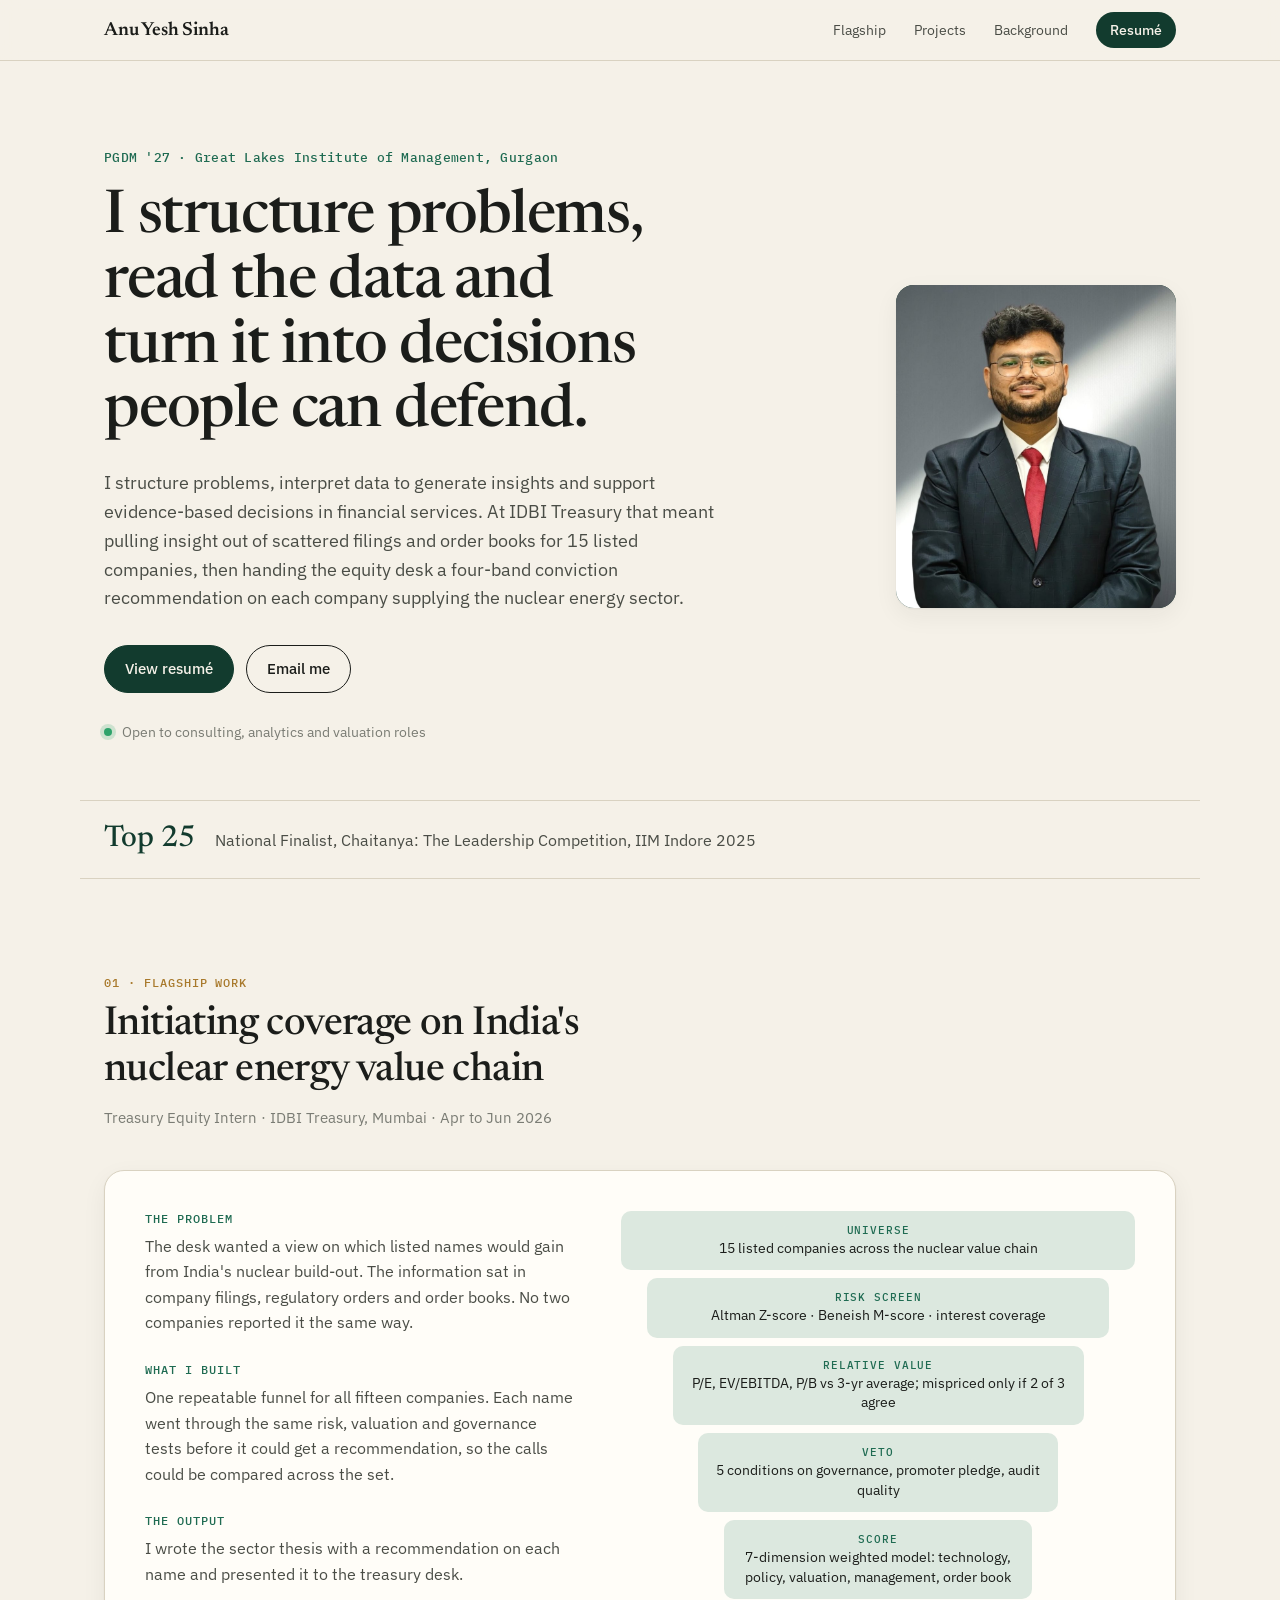
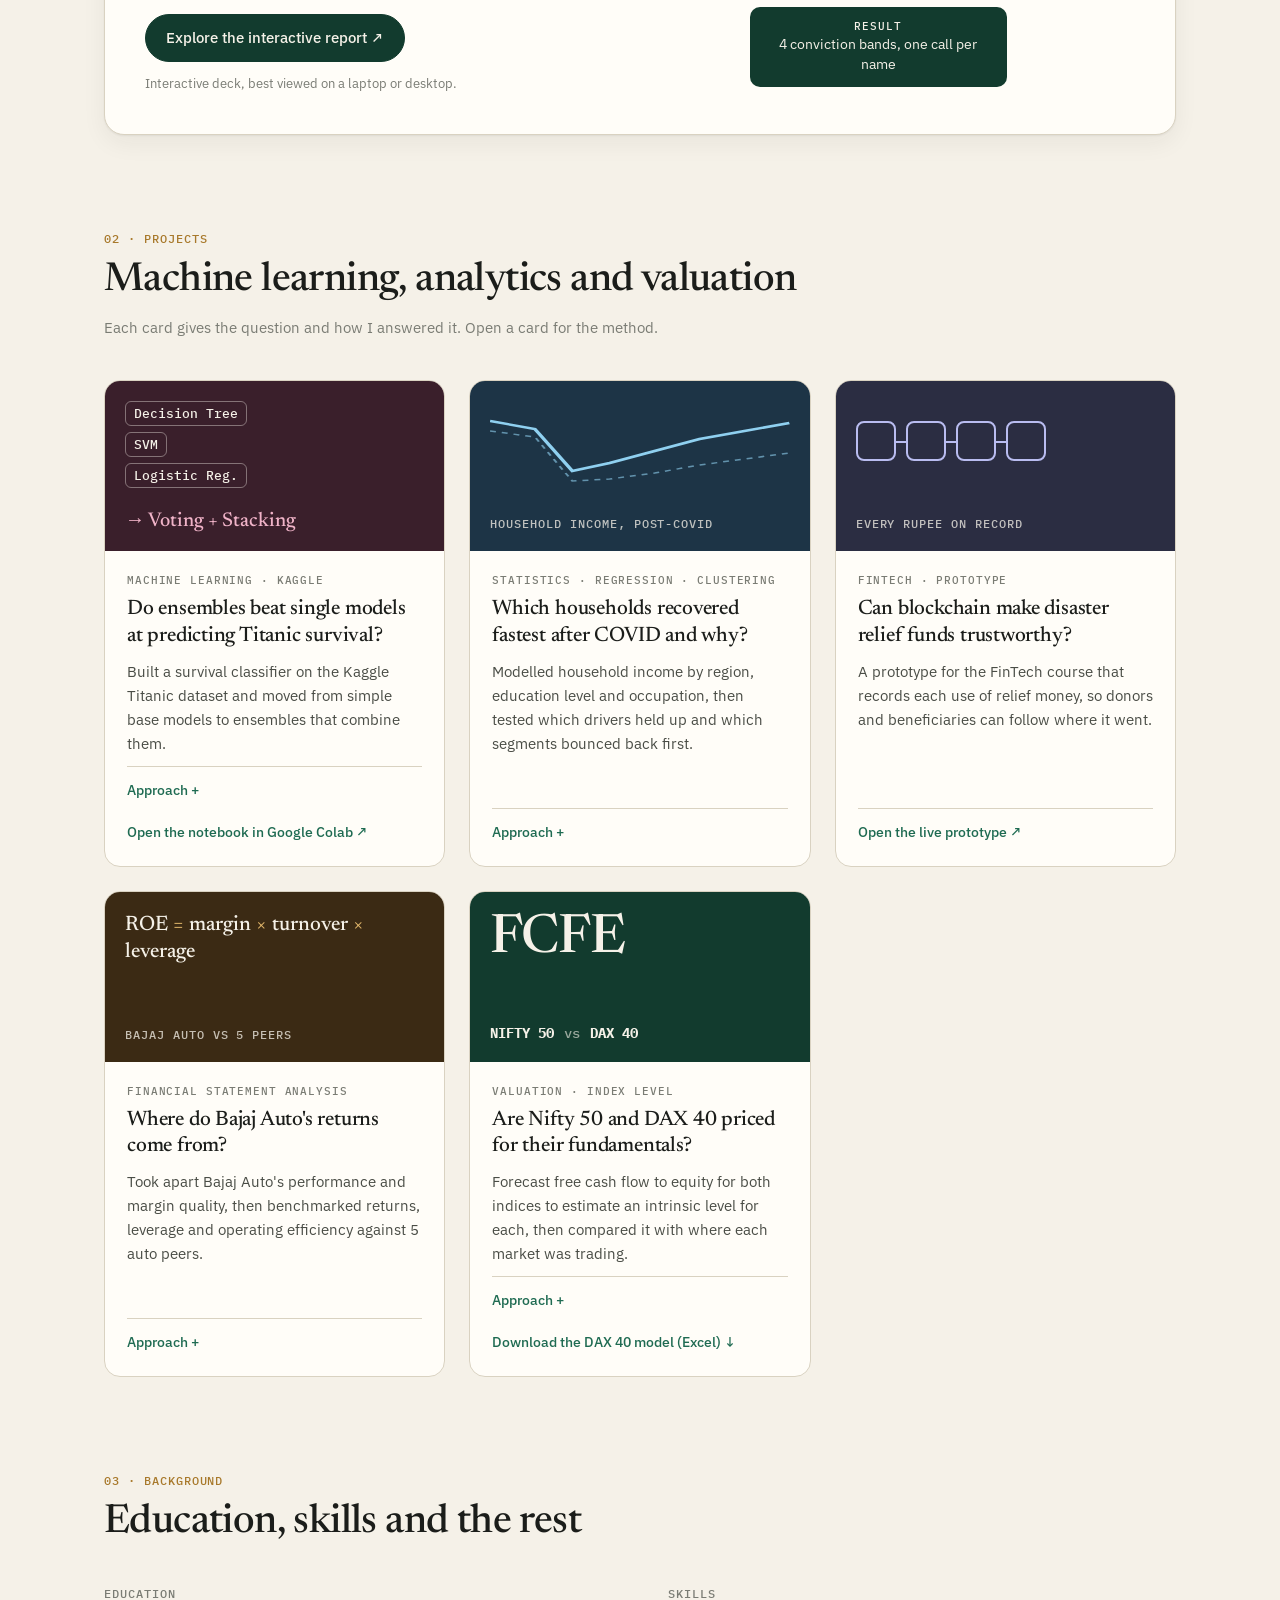
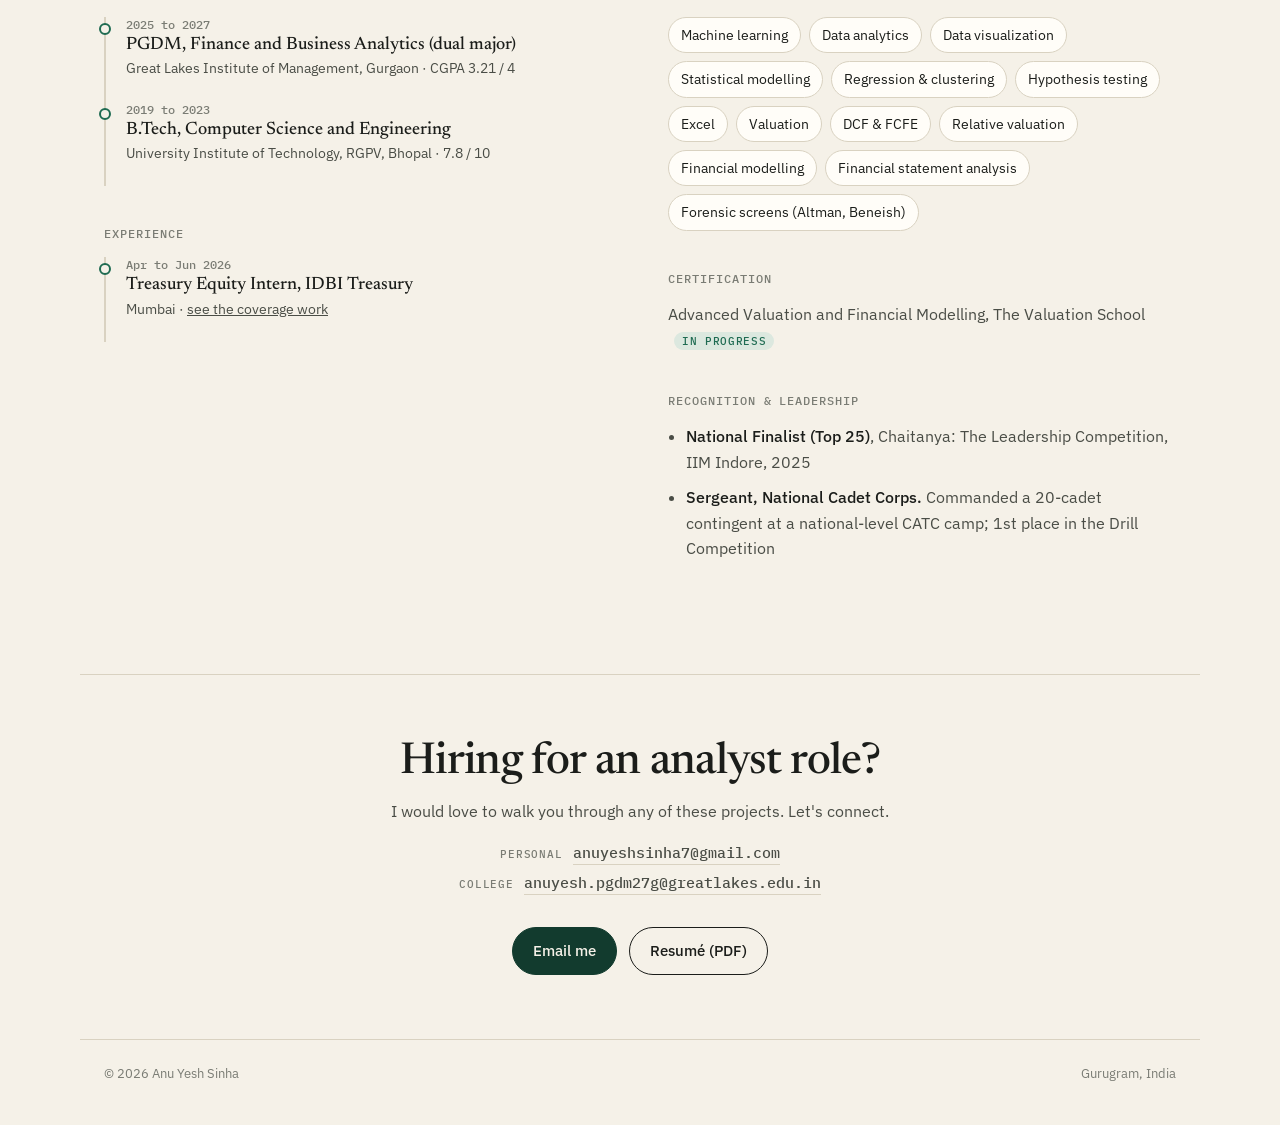
<file: index.html>
<!doctype html>
<html lang="en">
<head>
  <meta charset="utf-8">
  <meta name="viewport" content="width=device-width, initial-scale=1">
  <title>Anu Yesh Sinha · Valuation &amp; Equity Research</title>
  <meta name="description" content="Portfolio of Anu Yesh Sinha, PGDM Great Lakes Gurgaon 2027. Valuation, equity research and analytics work, including 15-company coverage of India's nuclear energy value chain at IDBI Treasury.">
  <meta property="og:title" content="Anu Yesh Sinha · Valuation & Equity Research">
  <meta property="og:description" content="Valuation, equity research and analytics work by a PGDM '27 candidate at Great Lakes Gurgaon.">
  <meta property="og:type" content="website">
  <link rel="preconnect" href="https://fonts.googleapis.com">
  <link rel="preconnect" href="https://fonts.gstatic.com" crossorigin>
  <link href="https://fonts.googleapis.com/css2?family=Newsreader:opsz,wght@6..72,400;6..72,500;6..72,600&family=IBM+Plex+Sans:wght@400;500;600&family=IBM+Plex+Mono:wght@400;500&display=swap" rel="stylesheet">
  <link rel="stylesheet" href="styles.css">
  <link rel="icon" href="data:image/svg+xml,<svg xmlns='http://www.w3.org/2000/svg' viewBox='0 0 64 64'><rect width='64' height='64' rx='12' fill='%23123b2e'/><text x='50%' y='56%' text-anchor='middle' dominant-baseline='middle' font-family='Georgia,serif' font-size='30' fill='%23f4efe4'>AS</text></svg>">
</head>
<body>

<header class="nav">
  <div class="wrap nav-inner">
    <a class="brand" href="#top">Anu Yesh Sinha</a>
    <button class="nav-toggle" aria-expanded="false" aria-controls="nav-links">Menu</button>
    <nav id="nav-links" class="nav-links">
      <a href="#flagship">Flagship</a>
      <a href="#projects">Projects</a>
      <a href="#writing">Writing</a>
      <a href="#background">Background</a>
      <a class="nav-cta" href="assets/Anu-Yesh-Sinha-Resume.pdf" target="_blank" rel="noopener">Resum&eacute;</a>
    </nav>
  </div>
</header>

<main id="top">

  <!-- HERO -->
  <section class="hero wrap">
    <div class="hero-text">
      <p class="eyebrow">PGDM '27 · Great Lakes Institute of Management, Gurgaon</p>
      <h1>I structure problems, read the data and turn it into decisions people can defend.</h1>
      <p class="lede">I structure problems, interpret data to generate insights and support evidence-based decisions in financial services. At IDBI Treasury that meant pulling insight out of scattered filings and order books for 15 listed companies, then handing the equity desk a four-band conviction recommendation on each company supplying the nuclear energy sector.</p>
      <div class="cta-row">
        <a class="btn btn-primary" href="assets/Anu-Yesh-Sinha-Resume.pdf" target="_blank" rel="noopener">View resum&eacute;</a>
        <a class="btn" data-link="linkedin" href="#" target="_blank" rel="noopener">LinkedIn</a>
        <a class="btn" data-link="email" href="#">Email me</a>
      </div>
      <p class="status"><span class="dot" aria-hidden="true"></span>Open to consulting, analytics and valuation roles</p>
    </div>
    <figure class="portrait">
      <picture>
        <source media="(max-width: 720px)" srcset="assets/photo-square.jpg?v=4">
        <img src="assets/photo.jpg?v=4" alt="Anu Yesh Sinha" width="866" height="1000" onerror="this.remove()">
      </picture>
      <span class="monogram" aria-hidden="true">AS</span>
    </figure>
  </section>

  <section class="ticker wrap" aria-label="Highlight">
    <div class="tick"><span class="num">Top 25</span><span class="lbl">National Finalist, Chaitanya: The Leadership Competition, IIM Indore 2025</span></div>
  </section>

  <!-- FLAGSHIP -->
  <section id="flagship" class="section wrap">
    <div class="section-head">
      <p class="kicker" data-sec="Flagship work"></p>
      <h2>Initiating coverage on India's nuclear energy value chain</h2>
      <p class="meta">Treasury Equity Intern · IDBI Treasury, Mumbai · Apr to Jun 2026</p>
    </div>

    <div class="flagship reveal">
      <div class="brief">
        <div class="brief-block">
          <h3>The problem</h3>
          <p>The desk wanted a view on which listed names would gain from India's nuclear build-out. The information sat in company filings, regulatory orders and order books. No two companies reported it the same way.</p>
        </div>
        <div class="brief-block">
          <h3>What I built</h3>
          <p>One repeatable funnel for all fifteen companies. Each name went through the same risk, valuation and governance tests before it could get a recommendation, so the calls could be compared across the set.</p>
        </div>
        <div class="brief-block">
          <h3>The output</h3>
          <p>I wrote the sector thesis with a recommendation on each name and presented it to the treasury desk.</p>
        </div>
        <a class="btn btn-primary report-btn" data-link="internship_report" href="#" target="_blank" rel="noopener">Explore the interactive report ↗</a>
        <p class="report-note" data-show-with="internship_report">Interactive deck, best viewed on a laptop or desktop.</p>
      </div>

      <ol class="funnel" aria-label="Coverage funnel">
        <li style="--w:100%">
          <span class="step">Universe</span>
          <span class="what">15 listed companies across the nuclear value chain</span>
        </li>
        <li style="--w:90%">
          <span class="step">Risk screen</span>
          <span class="what">Altman Z-score · Beneish M-score · interest coverage</span>
        </li>
        <li style="--w:80%">
          <span class="step">Relative value</span>
          <span class="what">P/E, EV/EBITDA, P/B vs 3-yr average; mispriced only if 2 of 3 agree</span>
        </li>
        <li style="--w:70%">
          <span class="step">Veto</span>
          <span class="what">5 conditions on governance, promoter pledge, audit quality</span>
        </li>
        <li style="--w:60%">
          <span class="step">Score</span>
          <span class="what">7-dimension weighted model: technology, policy, valuation, management, order book</span>
        </li>
        <li style="--w:50%" class="funnel-end">
          <span class="step">Result</span>
          <span class="what">4 conviction bands, one call per name</span>
        </li>
      </ol>
    </div>
  </section>

  <!-- PROJECTS -->
  <section id="projects" class="section wrap">
    <div class="section-head">
      <p class="kicker" data-sec="Projects"></p>
      <h2>Machine learning, analytics and valuation</h2>
      <p class="meta">Each card gives the question and how I answered it. Open a card for the method.</p>
    </div>

    <div class="grid">

      <article class="card reveal">
        <div class="cover cover-ml" aria-hidden="true">
          <span class="c-stack">
            <span>Decision Tree</span><span>SVM</span><span>Logistic Reg.</span>
          </span>
          <span class="c-arrow">→ Voting + Stacking</span>
        </div>
        <div class="card-body">
          <p class="tags">Machine learning · Kaggle</p>
          <h3>Do ensembles beat single models at predicting Titanic survival?</h3>
          <p>Built a survival classifier on the Kaggle Titanic dataset and moved from simple base models to ensembles that combine them.</p>
          <details>
            <summary>Approach</summary>
            <ul>
              <li>EDA on passenger features</li>
              <li>Base models: Decision Tree, Support Vector Machine, Logistic Regression</li>
              <li>Voting Classifier and a stacking ensemble with a meta-learner</li>
              <li>Hyperparameter tuning on one base model</li>
            </ul>
          </details>
          <a class="text-link" data-link="titanic_notebook" href="#" target="_blank" rel="noopener">Open the notebook in Google Colab ↗</a>
        </div>
      </article>

      <article class="card reveal">
        <div class="cover cover-income" aria-hidden="true">
          <svg viewBox="0 0 200 90" preserveAspectRatio="none">
            <polyline points="0,20 30,28 55,70 80,62 110,50 140,38 170,30 200,22" fill="none" stroke="currentColor" stroke-width="2.5"/>
            <polyline points="0,30 30,36 55,80 80,78 110,72 140,64 170,58 200,52" fill="none" stroke="currentColor" stroke-width="1.5" stroke-dasharray="4 4" opacity=".6"/>
          </svg>
          <span class="c-sub">Household income, post-COVID</span>
        </div>
        <div class="card-body">
          <p class="tags">Statistics · Regression · Clustering</p>
          <h3>Which households recovered fastest after COVID and why?</h3>
          <p>Modelled household income by region, education level and occupation, then tested which drivers held up and which segments bounced back first.</p>
          <details>
            <summary>Approach</summary>
            <ul>
              <li>Regression to estimate the effect of each driver on income</li>
              <li>Clustering to group households with similar recovery paths</li>
              <li>Hypothesis testing to check which effects were real</li>
            </ul>
          </details>
        </div>
      </article>

      <article class="card reveal">
        <div class="cover cover-chain" aria-hidden="true">
          <span class="blocks"><i></i><i></i><i></i><i></i></span>
          <span class="c-sub">Every rupee on record</span>
        </div>
        <div class="card-body">
          <p class="tags">FinTech · Prototype</p>
          <h3>Can blockchain make disaster relief funds trustworthy?</h3>
          <p>A prototype for the FinTech course that records each use of relief money, so donors and beneficiaries can follow where it went.</p>
          <a class="text-link" href="reliefchain/" target="_blank" rel="noopener">Open the live prototype ↗</a>
        </div>
      </article>

      <article class="card reveal">
        <div class="cover cover-dupont" aria-hidden="true">
          <span class="c-eq">ROE <em>=</em> margin <em>×</em> turnover <em>×</em> leverage</span>
          <span class="c-sub">Bajaj Auto vs 5 peers</span>
        </div>
        <div class="card-body">
          <p class="tags">Financial statement analysis</p>
          <h3>Where do Bajaj Auto's returns come from?</h3>
          <p>Took apart Bajaj Auto's performance and margin quality, then benchmarked returns, leverage and operating efficiency against 5 auto peers.</p>
          <details>
            <summary>Approach</summary>
            <ul>
              <li>Ratio analysis across profitability, efficiency and leverage</li>
              <li>DuPont decomposition to split ROE into its drivers</li>
              <li>Horizontal and vertical review of the statements over time</li>
            </ul>
          </details>
        </div>
      </article>

      <article class="card reveal">
        <div class="cover cover-fcfe" aria-hidden="true">
          <span class="c-big">FCFE</span>
          <span class="c-row"><b>NIFTY 50</b><i>vs</i><b>DAX 40</b></span>
        </div>
        <div class="card-body">
          <p class="tags">Valuation · Index level</p>
          <h3>Are Nifty 50 and DAX 40 priced for their fundamentals?</h3>
          <p>Forecast free cash flow to equity for both indices to estimate an intrinsic level for each, then compared it with where each market was trading.</p>
          <details>
            <summary>Approach</summary>
            <ul>
              <li>Built FCFE forecasts at index level for India and Germany</li>
              <li>Discounted to an intrinsic index value for each market</li>
              <li>Compared intrinsic and market levels to judge relative pricing</li>
            </ul>
          </details>
          <a class="text-link" data-link="dax_model" href="#" download>Download the DAX 40 model (Excel) ↓</a>
        </div>
      </article>

    </div>
  </section>

  <!-- WRITING -->
  <section id="writing" class="section wrap">
    <div class="section-head">
      <p class="kicker" data-sec="Writing"></p>
      <h2>Explainers I publish on LinkedIn</h2>
      <p class="meta">Short visual breakdowns of topics I was trying to understand myself.</p>
    </div>
    <div class="posts">
      <a class="post reveal" data-link="post_zero_price" href="#" target="_blank" rel="noopener">
        <span class="post-num">₹0</span>
        <span class="post-title">The story behind ₹0 electricity prices</span>
        <span class="post-desc">Why power briefly cleared at zero a unit on the exchange.</span>
        <span class="post-go">Read the carousel ↗</span>
      </a>
      <a class="post reveal" data-link="post_hydrogen" href="#" target="_blank" rel="noopener">
        <span class="post-num">H₂</span>
        <span class="post-title">From excess electricity to green hydrogen</span>
        <span class="post-desc">How the BHEL-BARC electrolyser deal fits India's green hydrogen push.</span>
        <span class="post-go">Read the carousel ↗</span>
      </a>
      <a class="post reveal" data-link="post_ketan" href="#" target="_blank" rel="noopener">
        <span class="post-num">2001</span>
        <span class="post-title">What happened in the Ketan Parekh scam</span>
        <span class="post-desc">The mechanics of the fraud, laid out step by step.</span>
        <span class="post-go">Read the carousel ↗</span>
      </a>
    </div>
  </section>

  <!-- BACKGROUND -->
  <section id="background" class="section wrap">
    <div class="section-head">
      <p class="kicker" data-sec="Background"></p>
      <h2>Education, skills and the rest</h2>
    </div>

    <div class="bg-grid">
      <div class="bg-col">
        <h3 class="col-title">Education</h3>
        <ul class="timeline">
          <li>
            <span class="t-when">2025 to 2027</span>
            <span class="t-what">PGDM, Finance and Business Analytics (dual major)</span>
            <span class="t-where">Great Lakes Institute of Management, Gurgaon · CGPA 3.21 / 4</span>
          </li>
          <li>
            <span class="t-when">2019 to 2023</span>
            <span class="t-what">B.Tech, Computer Science and Engineering</span>
            <span class="t-where">University Institute of Technology, RGPV, Bhopal · 7.8 / 10</span>
          </li>
        </ul>

        <h3 class="col-title">Experience</h3>
        <ul class="timeline">
          <li>
            <span class="t-when">Apr to Jun 2026</span>
            <span class="t-what">Treasury Equity Intern, IDBI Treasury</span>
            <span class="t-where">Mumbai · <a href="#flagship">see the coverage work</a></span>
          </li>
        </ul>
      </div>

      <div class="bg-col">
        <h3 class="col-title">Skills</h3>
        <ul class="chips">
          <li>Machine learning</li><li>Data analytics</li><li>Data visualization</li><li>Statistical modelling</li>
          <li>Regression &amp; clustering</li><li>Hypothesis testing</li><li>Excel</li>
          <li>Valuation</li><li>DCF &amp; FCFE</li><li>Relative valuation</li><li>Financial modelling</li>
          <li>Financial statement analysis</li><li>Forensic screens (Altman, Beneish)</li>
        </ul>

        <h3 class="col-title">Certification</h3>
        <p class="plain">Advanced Valuation and Financial Modelling, The Valuation School <span class="pill">In progress</span></p>

        <h3 class="col-title">Recognition &amp; leadership</h3>
        <ul class="plain-list">
          <li><b>National Finalist (Top 25)</b>, Chaitanya: The Leadership Competition, IIM Indore, 2025</li>
          <li><b>Sergeant, National Cadet Corps.</b> Commanded a 20-cadet contingent at a national-level CATC camp; 1st place in the Drill Competition</li>
        </ul>
      </div>
    </div>
  </section>

  <section class="contact wrap">
    <h2>Hiring for an analyst role?</h2>
    <p>I would love to walk you through any of these projects. Let's connect.</p>
    <div class="email-lines">
      <p class="email-line"><span class="email-label">Personal</span> <a class="email-text" href="mailto:anuyeshsinha7@gmail.com">anuyeshsinha7@gmail.com</a></p>
      <p class="email-line"><span class="email-label">College</span> <a class="email-text" href="mailto:anuyesh.pgdm27g@greatlakes.edu.in">anuyesh.pgdm27g@greatlakes.edu.in</a></p>
    </div>
    <div class="cta-row">
      <a class="btn btn-primary" data-link="email" href="#">Email me</a>
      <a class="btn" data-link="linkedin" href="#" target="_blank" rel="noopener">Connect on LinkedIn</a>
      <a class="btn" href="assets/Anu-Yesh-Sinha-Resume.pdf" target="_blank" rel="noopener">Resum&eacute; (PDF)</a>
    </div>
  </section>

</main>

<footer class="footer wrap">
  <span>© <span id="year">2026</span> Anu Yesh Sinha</span>
  <span>Gurugram, India</span>
</footer>

<script src="script.js"></script>
</body>
</html>
</file>
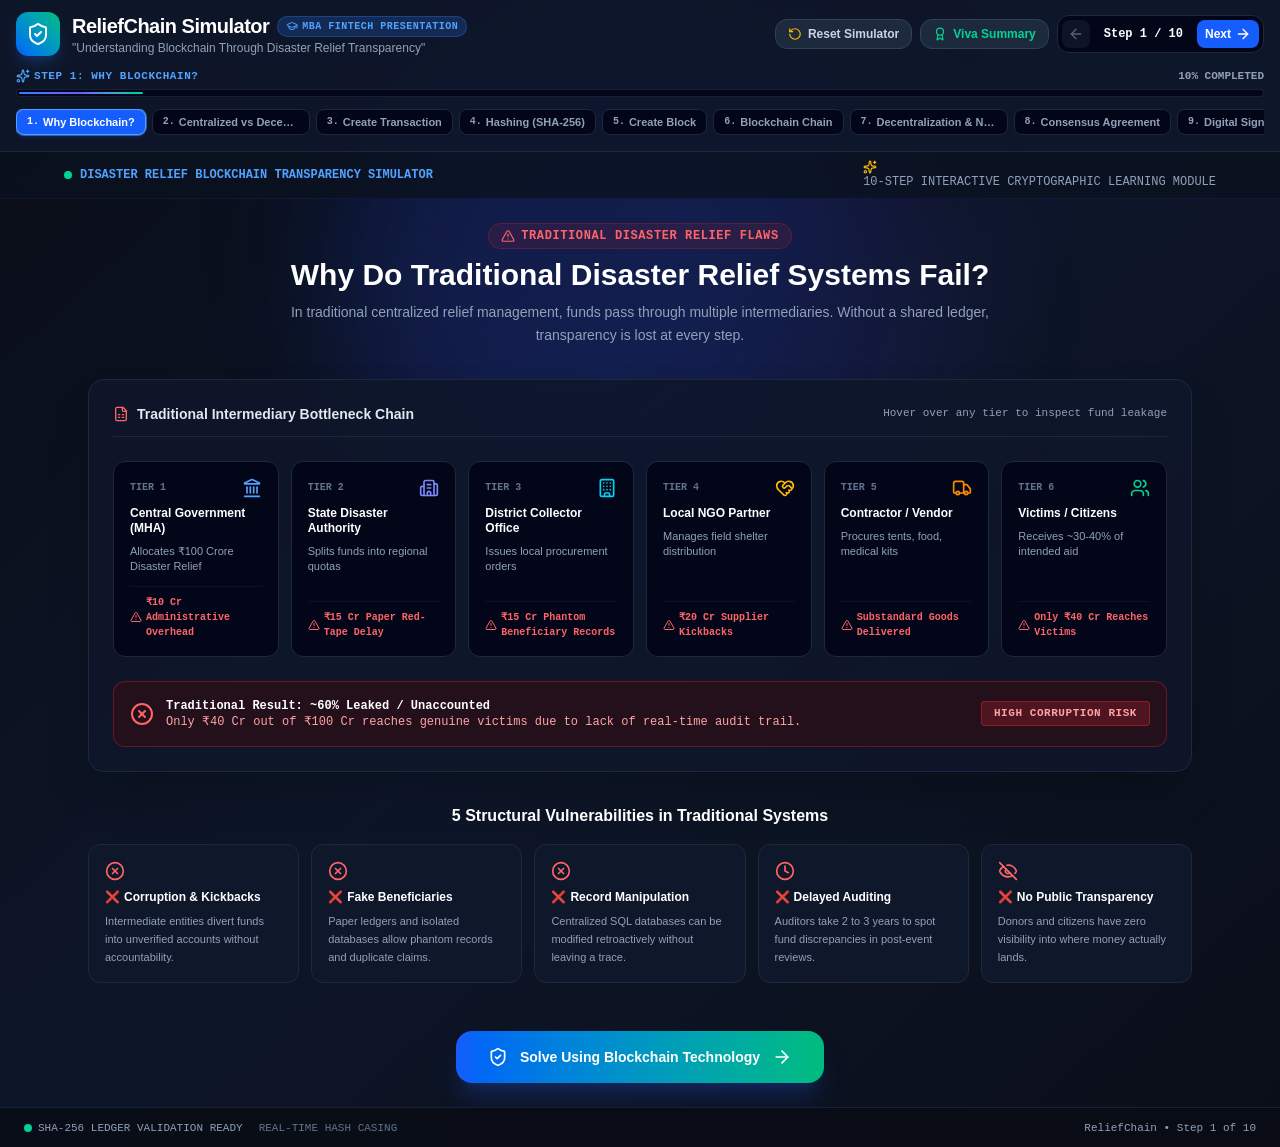
<file: reliefchain/index.html>
<!doctype html>
<html lang="en">
  <head>
    <meta charset="UTF-8" />
    <meta name="viewport" content="width=device-width, initial-scale=1.0" />
    <title>ReliefChain · Blockchain for Disaster Relief Transparency</title>
    <meta name="author" content="Anu Yesh Sinha">
    <script type="module" crossorigin src="./assets/index-D8wrqxD6.js"></script>
    <link rel="stylesheet" crossorigin href="./assets/index-DYnRVjb1.css">
  </head>
  <body>
    <div id="root"></div>
  </body>
</html>
</file>
<file: styles.css>
:root {
  --paper: #f5f1e8;
  --paper-2: #ece6d8;
  --card: #fffdf8;
  --ink: #1b1d1a;
  --ink-2: #4a4d46;
  --ink-3: #7a7c74;
  --rule: #d9d2c1;
  --accent: #123b2e;
  --accent-2: #1f6b52;
  --accent-soft: #dce8df;
  --gold: #a8792b;
  --on-accent: #f5f1e8;
  --shadow: 0 1px 2px rgba(27, 29, 26, .06), 0 8px 24px rgba(27, 29, 26, .06);

  --serif: "Newsreader", Georgia, "Times New Roman", serif;
  --sans: "IBM Plex Sans", -apple-system, BlinkMacSystemFont, "Segoe UI", sans-serif;
  --mono: "IBM Plex Mono", ui-monospace, Menlo, Consolas, monospace;
}

@media (prefers-color-scheme: dark) {
  :root {
    --paper: #121412;
    --paper-2: #1a1d1a;
    --card: #1c1f1c;
    --ink: #ece8de;
    --ink-2: #b9b6ac;
    --ink-3: #8c8a82;
    --rule: #2f332e;
    --accent: #7fc4a4;
    --accent-2: #9ad6b9;
    --accent-soft: #1f3129;
    --gold: #d4a857;
    --on-accent: #0f1a15;
    --shadow: 0 1px 2px rgba(0, 0, 0, .3), 0 8px 24px rgba(0, 0, 0, .25);
  }
}

*, *::before, *::after { box-sizing: border-box; }
html { scroll-behavior: smooth; scroll-padding-top: 72px; }
body {
  margin: 0;
  background: var(--paper);
  color: var(--ink);
  font: 400 16px/1.6 var(--sans);
  -webkit-font-smoothing: antialiased;
}
img { max-width: 100%; display: block; }
[hidden] { display: none !important; }
a { color: inherit; }
h1, h2, h3 { margin: 0; font-weight: 500; }
p { margin: 0; }

.wrap { width: 100%; max-width: 1120px; margin-inline: auto; padding-inline: 24px; }

/* NAV */
.nav {
  position: sticky; top: 0; z-index: 10;
  background: color-mix(in srgb, var(--paper) 88%, transparent);
  backdrop-filter: blur(10px);
  border-bottom: 1px solid var(--rule);
}
.nav-inner { display: flex; align-items: center; justify-content: space-between; height: 60px; }
.brand { font: 600 19px/1 var(--serif); text-decoration: none; letter-spacing: -.01em; }
.nav-links { display: flex; gap: 28px; align-items: center; }
.nav-links a { text-decoration: none; font-size: 14px; color: var(--ink-2); }
.nav-links a:hover { color: var(--ink); }
.nav-links .nav-cta {
  color: var(--on-accent); background: var(--accent);
  padding: 7px 14px; border-radius: 999px; font-weight: 500;
}
.nav-links .nav-cta:hover { color: var(--on-accent); background: var(--accent-2); }
.nav-toggle {
  display: none; font: 500 14px var(--sans); color: var(--ink);
  background: none; border: 1px solid var(--rule); border-radius: 999px; padding: 6px 14px; cursor: pointer;
}

/* HERO */
.hero {
  display: grid; grid-template-columns: 1fr 280px; gap: 64px; align-items: center;
  padding-block: 88px 56px;
}
.eyebrow { font: 500 13px var(--mono); color: var(--accent-2); letter-spacing: .02em; margin-bottom: 20px; }
.hero h1 {
  font: 500 clamp(36px, 5.4vw, 60px)/1.08 var(--serif);
  letter-spacing: -.02em; max-width: 16ch; text-wrap: balance;
}
.lede { margin-top: 24px; font-size: 18px; color: var(--ink-2); max-width: 56ch; }
.cta-row { display: flex; flex-wrap: wrap; gap: 12px; margin-top: 32px; }
.btn {
  display: inline-flex; align-items: center; padding: 11px 20px; border-radius: 999px;
  border: 1px solid var(--ink); text-decoration: none; font-weight: 500; font-size: 15px;
  transition: background .15s, color .15s, transform .15s;
}
.btn:hover { background: var(--ink); color: var(--paper); }
.btn-primary { background: var(--accent); border-color: var(--accent); color: var(--on-accent); }
.btn-primary:hover { background: var(--accent-2); border-color: var(--accent-2); color: var(--on-accent); }
.status { margin-top: 28px; font-size: 14px; color: var(--ink-3); display: flex; gap: 10px; align-items: baseline; }
.dot { width: 8px; height: 8px; border-radius: 50%; background: #2fa36b; flex: none; transform: translateY(-1px); box-shadow: 0 0 0 4px color-mix(in srgb, #2fa36b 20%, transparent); }

.portrait {
  margin: 0; position: relative; aspect-ratio: 866 / 1000; max-width: 100%;
  border-radius: 18px; overflow: hidden; background: var(--accent);
  box-shadow: var(--shadow);
}
.portrait picture { position: absolute; inset: 0; z-index: 1; display: block; }
.portrait img { width: 100%; height: 100%; object-fit: cover; object-position: 50% 50%; }
.monogram {
  position: absolute; inset: 0; display: grid; place-items: center;
  font: 500 96px/1 var(--serif); color: var(--on-accent); letter-spacing: -.03em;
}

/* TICKER */
.ticker { border-block: 1px solid var(--rule); }
.tick { padding-block: 22px; display: flex; align-items: baseline; gap: 20px; flex-wrap: wrap; }
.num { font: 500 30px/1.1 var(--serif); color: var(--accent); }
.lbl { font-size: 16px; color: var(--ink-2); line-height: 1.4; }

/* SECTIONS */
.section { padding-block: 96px 0; }
.section-head { margin-bottom: 40px; max-width: 760px; }
.kicker { font: 500 12px var(--mono); text-transform: uppercase; letter-spacing: .08em; color: var(--gold); margin-bottom: 12px; }
.section-head h2 { font: 500 clamp(28px, 3.6vw, 40px)/1.15 var(--serif); letter-spacing: -.015em; text-wrap: balance; }
.meta { margin-top: 12px; color: var(--ink-3); font-size: 15px; }

/* FLAGSHIP */
.flagship {
  display: grid; grid-template-columns: 5fr 6fr; gap: 48px;
  background: var(--card); border: 1px solid var(--rule); border-radius: 20px;
  padding: 40px; box-shadow: var(--shadow);
}
.brief { display: flex; flex-direction: column; gap: 26px; }
.brief-block h3 { font: 500 12px var(--mono); text-transform: uppercase; letter-spacing: .08em; color: var(--accent-2); margin-bottom: 8px; }
.brief-block p { color: var(--ink-2); }

.funnel { list-style: none; margin: 0; padding: 0; display: flex; flex-direction: column; gap: 8px; align-items: center; }
.funnel li {
  width: var(--w); min-width: 240px; max-width: 100%;
  background: var(--accent-soft); border-radius: 10px; padding: 12px 16px;
  display: flex; flex-direction: column; gap: 2px; text-align: center;
}
.funnel .step { font: 500 11px var(--mono); text-transform: uppercase; letter-spacing: .08em; color: var(--accent-2); }
.funnel .what { font-size: 14px; line-height: 1.4; color: var(--ink); }
.funnel .funnel-end { background: var(--accent); }
.funnel .funnel-end .step, .funnel .funnel-end .what { color: var(--on-accent); }

/* PROJECT CARDS */
.grid { display: grid; grid-template-columns: repeat(3, 1fr); gap: 24px; }
.card {
  background: var(--card); border: 1px solid var(--rule); border-radius: 16px; overflow: hidden;
  display: flex; flex-direction: column; transition: transform .2s, box-shadow .2s;
}
.card:hover { transform: translateY(-3px); box-shadow: var(--shadow); }
.cover {
  height: 170px; padding: 20px; display: flex; flex-direction: column; justify-content: space-between;
  color: #f5f1e8; position: relative; overflow: hidden;
}
.cover-fcfe { background: #123b2e; }
.cover-dupont { background: #3b2a14; }
.cover-income { background: #1d3446; }
.cover-ml { background: #3a1f2b; }
.cover-chain { background: #2b2d42; }
.c-big { font: 500 54px/1 var(--serif); letter-spacing: -.02em; }
.c-row { display: flex; gap: 10px; align-items: baseline; font: 500 14px var(--mono); }
.c-row i { opacity: .6; font-style: normal; }
.c-eq { font: 500 21px/1.3 var(--serif); }
.c-eq em { font-style: normal; color: #e0b56a; }
.c-sub { font: 500 12px var(--mono); text-transform: uppercase; letter-spacing: .08em; opacity: .75; }
.cover-income svg { width: 100%; height: 90px; color: #8fd0f0; }
.c-stack { display: flex; flex-direction: column; gap: 6px; align-items: flex-start; }
.c-stack span { font: 500 13px var(--mono); border: 1px solid rgba(245, 241, 232, .4); border-radius: 6px; padding: 3px 8px; }
.c-arrow { font: 500 20px var(--serif); color: #f0b3c8; }
.blocks { display: flex; gap: 10px; align-items: center; margin-top: 20px; }
.blocks i { width: 40px; height: 40px; border: 2px solid #b9bcf0; border-radius: 8px; position: relative; }
.blocks i + i::before { content: ""; position: absolute; right: 100%; top: 50%; width: 12px; border-top: 2px solid #b9bcf0; }

.card-body { padding: 22px; display: flex; flex-direction: column; gap: 10px; flex: 1; }
.tags { font: 500 11px var(--mono); text-transform: uppercase; letter-spacing: .08em; color: var(--ink-3); }
.card h3 { font: 500 21px/1.25 var(--serif); letter-spacing: -.01em; }
.card-body > p:not(.tags) { color: var(--ink-2); font-size: 15px; }
details { margin-top: auto; border-top: 1px solid var(--rule); padding-top: 12px; }
summary { cursor: pointer; font-weight: 500; font-size: 14px; color: var(--accent-2); list-style: none; }
summary::-webkit-details-marker { display: none; }
summary::after { content: " +"; }
details[open] summary::after { content: " −"; }
details ul { margin: 10px 0 0; padding-left: 18px; color: var(--ink-2); font-size: 14px; }
details li + li { margin-top: 4px; }
.text-link { margin-top: auto; font-weight: 500; font-size: 14px; color: var(--accent-2); text-decoration: none; border-top: 1px solid var(--rule); padding-top: 12px; }
.text-link:hover { text-decoration: underline; }

/* WRITING */
.posts { display: grid; grid-template-columns: repeat(3, 1fr); gap: 24px; }
.post {
  text-decoration: none; background: var(--card); border: 1px solid var(--rule); border-radius: 16px;
  padding: 26px; display: flex; flex-direction: column; gap: 10px; transition: border-color .2s, transform .2s;
}
.post:hover { border-color: var(--accent-2); transform: translateY(-3px); }
.post-num { font: 500 44px/1 var(--serif); color: var(--gold); }
.post-title { font: 500 20px/1.25 var(--serif); }
.post-desc { color: var(--ink-2); font-size: 15px; }
.post-go { margin-top: auto; font-size: 14px; font-weight: 500; color: var(--accent-2); }

/* BACKGROUND */
.bg-grid { display: grid; grid-template-columns: 1fr 1fr; gap: 56px; }
.col-title { font: 500 12px var(--mono); text-transform: uppercase; letter-spacing: .08em; color: var(--ink-3); margin: 0 0 16px; }
.col-title:not(:first-child) { margin-top: 40px; }
.timeline { list-style: none; margin: 0; padding: 0; border-left: 2px solid var(--rule); }
.timeline li { padding: 0 0 22px 20px; position: relative; display: flex; flex-direction: column; }
.timeline li::before { content: ""; position: absolute; left: -7px; top: 6px; width: 12px; height: 12px; border-radius: 50%; background: var(--paper); border: 2px solid var(--accent-2); }
.t-when { font: 500 12px var(--mono); color: var(--ink-3); }
.t-what { font: 500 18px/1.3 var(--serif); margin-top: 2px; }
.t-where { color: var(--ink-2); font-size: 14px; }
.chips { list-style: none; margin: 0; padding: 0; display: flex; flex-wrap: wrap; gap: 8px; }
.chips li { font-size: 14px; padding: 6px 12px; border: 1px solid var(--rule); border-radius: 999px; background: var(--card); }
.plain { color: var(--ink-2); }
.pill { display: inline-block; margin-left: 6px; font: 500 11px var(--mono); text-transform: uppercase; letter-spacing: .06em; padding: 2px 8px; border-radius: 999px; background: var(--accent-soft); color: var(--accent-2); }
.plain-list { margin: 0; padding-left: 18px; color: var(--ink-2); }
.plain-list li + li { margin-top: 10px; }
.plain-list b { color: var(--ink); font-weight: 500; }

/* CONTACT + FOOTER */
.contact {
  margin-top: 112px; padding-block: 64px; text-align: center;
  border-top: 1px solid var(--rule);
}
.contact h2 { font: 500 clamp(30px, 4vw, 44px)/1.1 var(--serif); letter-spacing: -.015em; }
.contact p { margin-top: 12px; color: var(--ink-2); }
.contact .cta-row { justify-content: center; }
.footer { display: flex; justify-content: space-between; padding-block: 24px 40px; font-size: 13px; color: var(--ink-3); border-top: 1px solid var(--rule); }

/* REVEAL (only hides content when JS is running) */
.js .reveal { opacity: 0; transform: translateY(16px); transition: opacity .6s ease, transform .6s ease; }
.js .reveal.in { opacity: 1; transform: none; }
@media (prefers-reduced-motion: reduce) {
  html { scroll-behavior: auto; }
  .js .reveal { opacity: 1; transform: none; transition: none; }
}

/* RESPONSIVE */
@media (max-width: 960px) {
  .grid, .posts { grid-template-columns: repeat(2, 1fr); }
  .flagship { grid-template-columns: 1fr; padding: 28px; }
  .hero { grid-template-columns: 1fr 200px; gap: 40px; }
}
@media (max-width: 720px) {
  .wrap { padding-inline: 18px; }
  .nav-toggle { display: inline-block; }
  .nav-links {
    display: none; position: absolute; top: 60px; left: 0; right: 0;
    flex-direction: column; align-items: flex-start; gap: 0;
    background: var(--paper); border-bottom: 1px solid var(--rule); padding: 8px 18px 16px;
  }
  .nav-links.open { display: flex; }
  .nav-links a { padding: 10px 0; font-size: 16px; }
  .nav-links .nav-cta { margin-top: 8px; }
  .hero { grid-template-columns: 1fr; padding-block: 48px 40px; gap: 32px; }
  .portrait { order: -1; width: 136px; border-radius: 50%; aspect-ratio: 1; }
  .portrait img { object-position: 50% 50%; }
  .monogram { font-size: 44px; }
  .tick { gap: 4px 14px; }
  .grid, .posts, .bg-grid { grid-template-columns: 1fr; }
  .bg-grid { gap: 0; }
  .bg-col + .bg-col { margin-top: 40px; }
  .section { padding-block: 72px 0; }
  .flagship { padding: 22px; gap: 32px; }
  .funnel li { min-width: 0; width: 100%; }
  .footer { flex-direction: column; gap: 4px; }
}

details + .text-link { margin-top: 0; border-top: 0; padding-top: 10px; }

.report-btn { align-self: flex-start; }
.email-lines { margin-top: 18px; display: flex; flex-direction: column; align-items: center; gap: 8px; }
.email-line { font: 500 15px var(--mono); color: var(--ink); overflow-wrap: anywhere; }
.email-text { text-decoration: none; border-bottom: 1px solid var(--rule); padding-bottom: 2px; }
.email-text:hover { color: var(--accent-2); border-color: var(--accent-2); }
.email-label { font: 500 11px var(--mono); text-transform: uppercase; letter-spacing: .08em; color: var(--ink-3); margin-right: 6px; }
.copy-btn { margin-left: 8px; font: 500 12px var(--sans); color: var(--accent-2); background: none; border: 1px solid var(--rule); border-radius: 999px; padding: 3px 10px; cursor: pointer; }
.copy-btn:hover { border-color: var(--accent-2); }
.toast { position: fixed; left: 50%; bottom: 24px; transform: translateX(-50%); z-index: 20; max-width: calc(100% - 32px); background: var(--ink); color: var(--paper); padding: 10px 18px; border-radius: 999px; font-size: 14px; box-shadow: var(--shadow); }
.report-note { margin-top: -14px; font-size: 13px; color: var(--ink-3); }
.contact .email-line { margin-top: 0; display: flex; flex-wrap: wrap; justify-content: center; align-items: center; gap: 4px 10px; }
.email-label { margin-right: 0; }
@media (max-width: 720px) {
  .email-lines { gap: 14px; }
  .email-label { flex-basis: 100%; text-align: center; }
  .contact .email-line { font-size: 14px; }
}
</file>
